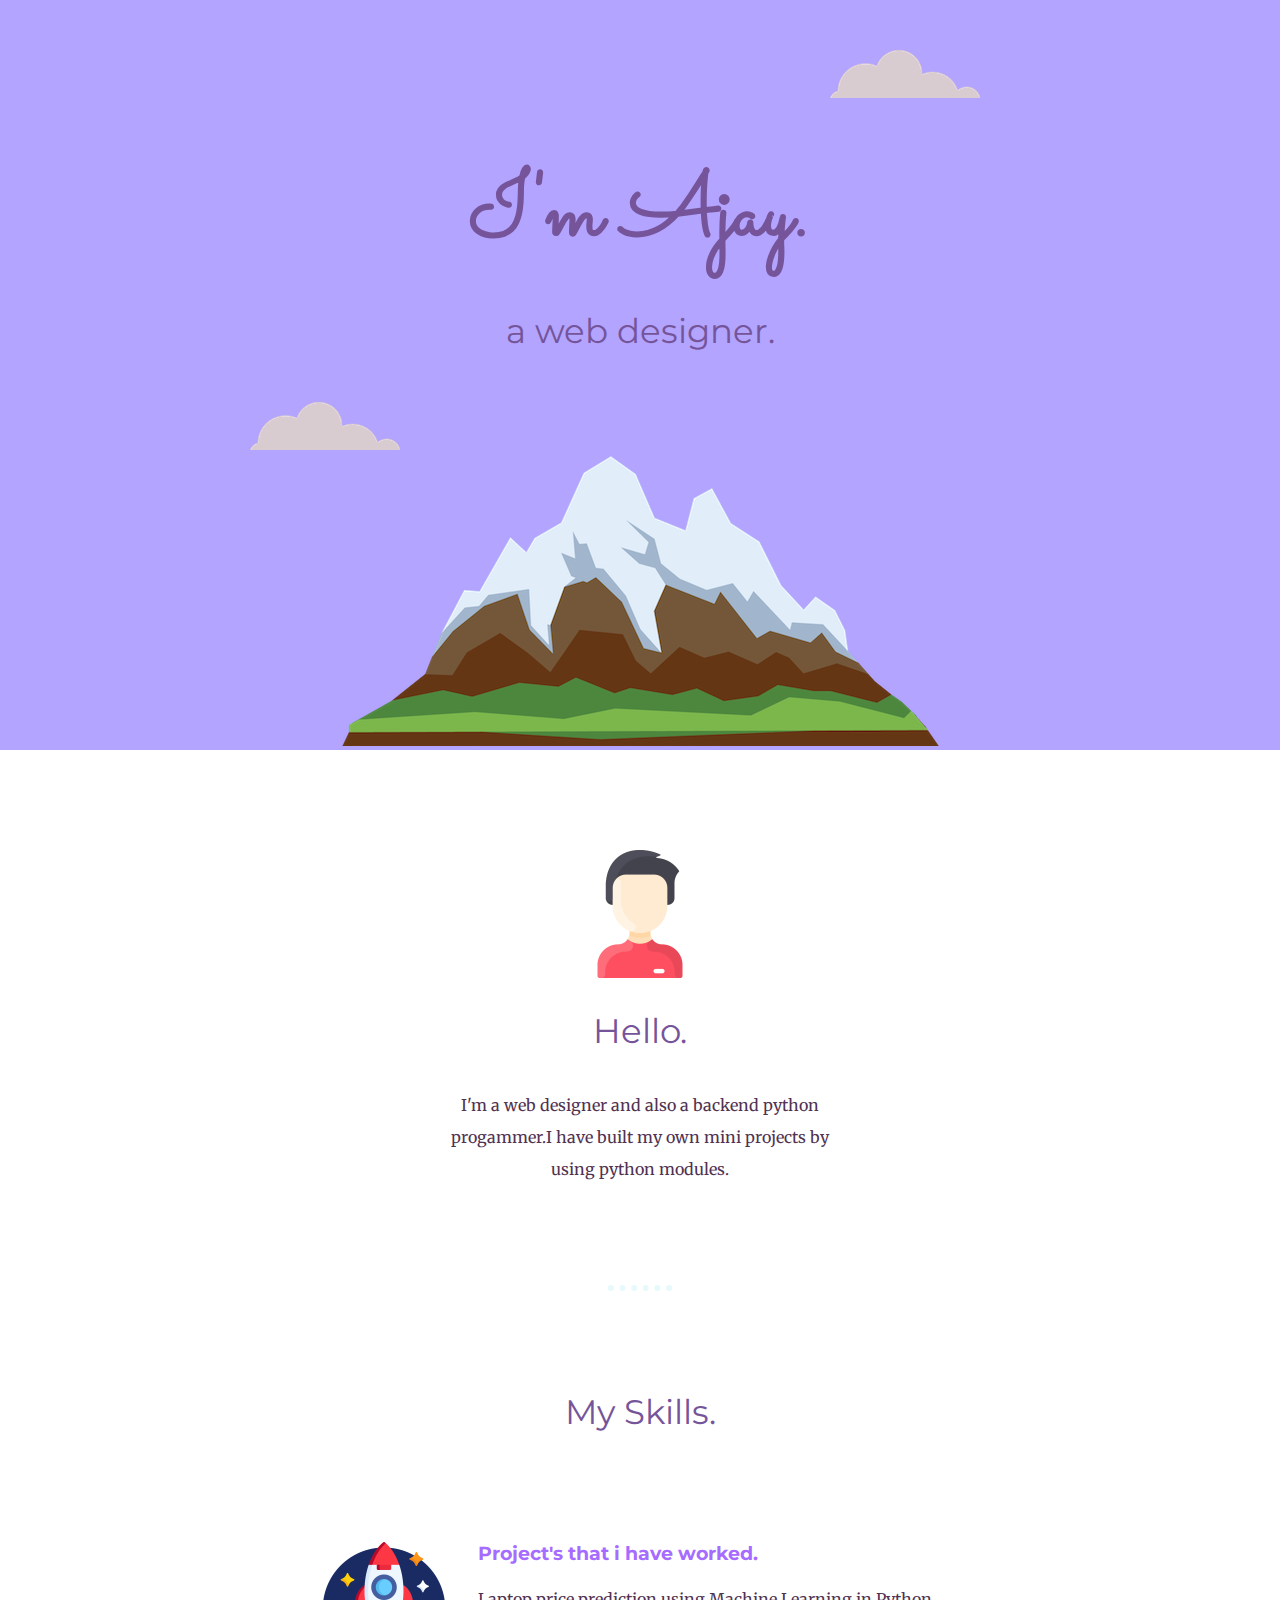
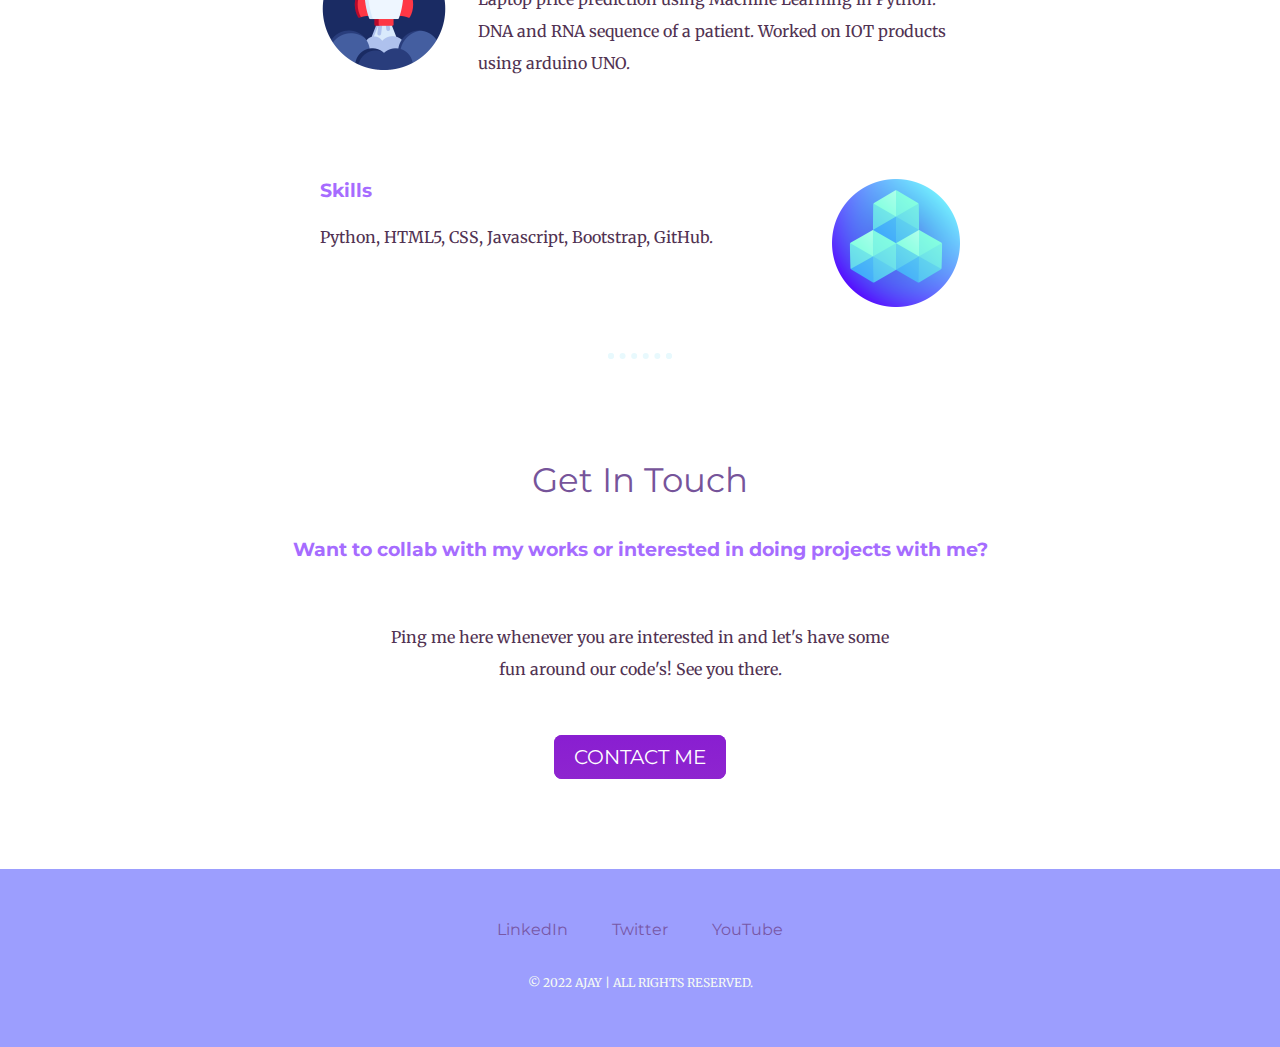
<file: index.html>
<!DOCTYPE html>
<html lang="en" dir="ltr">
  <head>
    <meta charset="utf-8">
    <title>Ajay - a web designer</title>
    <link rel="stylesheet" href="css/styles.css">
    <link rel="icon" href="images/favicon.png">
    <link rel="preconnect" href="https://fonts.googleapis.com">
    <link rel="preconnect" href="https://fonts.gstatic.com" crossorigin>
    <link href="https://fonts.googleapis.com/css2?family=Merriweather&family=Montserrat&family=Sacramento&display=swap" rel="stylesheet">
    <base target="_blank" />
  </head>
  <body>
    <div class="top-container">
      <img class="top-cloud" src="images/cloud.png" alt="cloud-img">
      <h1>I'm Ajay.</h1>
      <h2>a web designer.</h2>
      <img class="bottom-cloud" src="images/cloud.png" alt="cloud-img">
      <img class="mountain-img" src="images/mountain.png" alt="mountain-img">
    </div>
    <div class="middle-container">
      <div class="profile">
        <img class=man-img src="images/man.png" alt="man-img">
          <h2>Hello.</h2>
          <p class="intro">I'm a web designer and also a backend python progammer.I have built my own mini projects by using python modules.</p>
      </div>
      <hr>
      <div class="skills">
        <h2>My Skills.</h2>
        <div class="skill-row">
          <img class="project-img" src="images/project.png" alt="project-img">
          <h3>Project's that i have worked.</h3>
          <p>Laptop price prediction using Machine Learning in Python. DNA and RNA sequence of a patient.
          Worked on IOT products using arduino UNO.</p>
        </div>
        <div class="skill-row">
          <img class="blue-img" src="images/blue.png" alt="blue-img">
          <h3>Skills</h3>
          <p>Python, HTML5, CSS, Javascript, Bootstrap, GitHub.</p>
        </div>
      </div>
      <hr>
      <div class="contact-me">
        <h2>Get In Touch</h2>
        <h3>Want to collab with my works or interested in doing projects with me?</h3>
        <p class=contact-message>Ping me here whenever you are interested in and let's have some fun around our code's! See you there.</p>
        <a class="btn" href="contact/contact.html">CONTACT ME</a>
      </div>
    </div>


    <div class="bottom-container">
      <a class="footer-link" href="https://www.linkedin.com/in/ajay-saran-m-408049219/">LinkedIn</a>
      <a class="footer-link" href="https://twitter.com/Ajay88296587">Twitter</a>
      <a class="footer-link" href="https://www.youtube.com/channel/UCf39uMLEHD1xR9PMMXwyNDQ">YouTube</a>
      <p class="copyright">© 2022 AJAY | ALL RIGHTS RESERVED.</p>
    </div>


  </body>
</html>
</file>
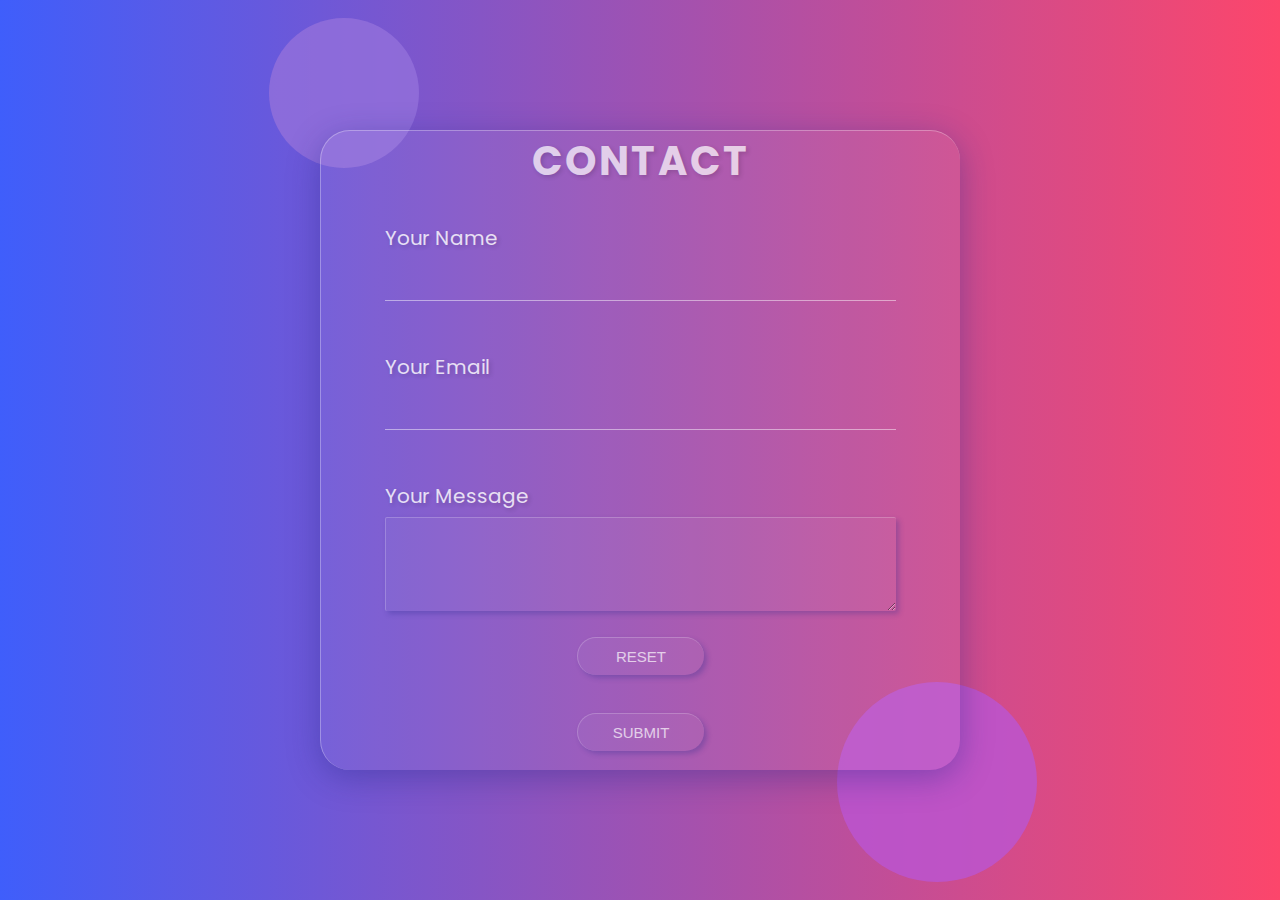
<file: contact/contact.html>
<!DOCTYPE html>
<html lang="en" dir="ltr">
  <head>
    <meta charset="utf-8">
    <title>Contact me</title>
    <link rel="stylesheet" href="style_contact.css">
    <link rel="icon" href="favicon.png">
    <link rel="preconnect" href="https://fonts.googleapis.com">
    <link rel="preconnect" href="https://fonts.gstatic.com" crossorigin>
    <link href="https://fonts.googleapis.com/css2?family=Merriweather&family=Montserrat&family=Poppins&family=Sacramento&display=swap" rel="stylesheet">
  </head>
  <body>
    <form action="mailto:ajaysaran9080@gmail.com" method="post" enctype="text/plain">
      <h1>CONTACT</h1>
        <label for="">Your Name</label>
        <input type="text" name="" value="">
        <label for="">Your Email</label>
        <input type="email" name="" value="">
        <label for="">Your Message</label>
        <textarea name="Your Message" rows="10" cols="5"></textarea>

        <input class="rst-btn" type="reset" name="" value="RESET">
        <input class="sub-btn" type="submit" name="" value="SUBMIT">

    </form>
  </body>
</html>
</file>
<file: css/styles.css>
body {
  color: #513252;
  margin: 0;
  text-align: center;
  font-family: 'Merriweather', serif;

}

hr {
  border: dotted #E8F9FD 6px;
  border-bottom: none;
  width: 4%;
  margin: 100px auto;
}


p{
  line-height: 2;
}

h1 {
  margin: 50px auto 0 auto;
  font-family: 'Sacramento', cursive;
  font-size: 5.625rem;
  color: #76549A;
}

h2 {
  font-family: 'Montserrat', sans-serif;
  font-size:2.1rem;
  font-weight: normal;
  color: #76549A;
  padding-bottom: 10px;
}

h3 {
  font-family: 'Montserrat', sans-serif;
  color: #A66CFF;
}

.top-container {
  background-color: #B2A4FF;
  position: relative;
  padding-top: 100px;
}
.top-cloud {
  position: absolute;
  right: 300px;
  top: 50px;
}

.bottom-cloud {
  position: absolute;
  left: 250px;
  bottom: 300px;
}



.middle-container {
  position: relative;
  margin: 100px 0;


}

.man-img {
  width: 10%;

}

.intro{
  width: 30%;
  margin: auto;

}


.skill-row{
  width:50%;
  margin:100px auto 100px auto;
  text-align: left;
}

.project-img{
  width: 20%;
  float: left;
  margin-right: 30px;
}

.blue-img{
  width:20%;
  float: right;
  margin-left: 30px;
}


.bottom-container {
  background-color: #9C9EFE;
  padding:50px 0 20px;
}

.contact-message{
  width: 40%;
  margin:60px auto 60px;
}

a{
  color: #7858A6;
  font-family: 'Montserrat', sans-serif;
  margin:10px 20px;
  text-decoration: none;

}

a:hover{
  color: #F6FBF4;
}

.copyright{
  color: #F6FBF4;
  font-size: 0.75rem;
  padding: 20px 0;
}

.btn {
  background: #891ed1;
  background-image: -webkit-linear-gradient(top, #891ed1, #8e25cf);
  background-image: -moz-linear-gradient(top, #891ed1, #8e25cf);
  background-image: -ms-linear-gradient(top, #891ed1, #8e25cf);
  background-image: -o-linear-gradient(top, #891ed1, #8e25cf);
  background-image: linear-gradient(to bottom, #891ed1, #8e25cf);
  -webkit-border-radius: 8;
  -moz-border-radius: 8;
  border-radius: 8px;
  font-family: 'Montserrat', sans-serif;
  color: #ffffff;
  font-size: 20px;
  padding: 10px 20px 10px 20px;
  text-decoration: none;
}

.btn:hover {
  background: #c37ce6;
  background-image: -webkit-linear-gradient(top, #c37ce6, #b95de3);
  background-image: -moz-linear-gradient(top, #c37ce6, #b95de3);
  background-image: -ms-linear-gradient(top, #c37ce6, #b95de3);
  background-image: -o-linear-gradient(top, #c37ce6, #b95de3);
  background-image: linear-gradient(to bottom, #c37ce6, #b95de3);
  text-decoration: none;
}
</file>
<file: contact/style_contact.css>
body{
  font-family: 'Poppins', sans-serif;
  height: 100vh;
  width: 100%;
  display: flex;
  justify-content: center;
  align-items: center;
  background: linear-gradient(to right,#3f5efb,#fc466b)
}

*{
  margin:0;
  padding:0;
  box-sizing: border-box;
}

form{
  width:40rem;
  height: 40rem;
  display: flex;
  flex-direction: column;
  background: rgba(255,255,255,0.06);
  box-shadow: 0 8px 32px 0 rgba(31,38,135,.37);
  border-radius: 30px;
  border-left: 1px solid rgba(255,255,255,.3);
  border-top: 1px solid rgba(255,255,255,.3);
}

form:before{
  content: '';
  position: absolute;
  bottom: 2%;
  right: 19%;
  width: 200px;
  height: 200px;
  background: mediumorchid;
  border-radius: 50%;
  z-index: -1;
  opacity:.8;
}

form:after{
  content: '';
  position: absolute;
  top: 2%;
  left: 21%;
  width: 150px;
  height: 150px;
  background: mediumpurple;
  border-radius: 50%;
  z-index: -1;
  opacity:.8;
}

h1{
  font-size: 40px;
  text-align: center;
  color: white;
  text-shadow: 2px 2px 4px rgba(0,0,0,.2);
  letter-spacing: 3px;
  margin-bottom: 5%;
  opacity: .7;
}

label{
  font-size: 20px;
  color: white;
  margin-left: 10%;
  opacity: .8;
  text-shadow: 2px 2px 4px rgba(0,0,0,.2);
}

input{
  width: 80%;
  margin: 5% auto;
  margin-bottom: 8%;
  border: none;
  outline: none;
  background: transparent;
  color: white;
  border-bottom: 1px solid rgba(255,255,255,.6);
  opacity:.8;
}

textarea{
  color: white;
  width: 80%;
  margin: 1% auto;
  border: none;
  outline: none;
  font-size: 15px;
  opacity: .7;
  border-radius: 2px;
  box-shadow: 3px 3px 5px rgba(31,38,135,.37);
  background: rgba(255,255,255,0.06);
  border-left: 1px solid rgba(255,255,255,.3);
  border-top: 1px solid rgba(255,255,255,.3);
}

.rst-btn{
  cursor: pointer;
  width: 20%;
  margin: 3% auto;
  color:white;
  font-size: 15px;
  opacity: .7;
  background: rgba(255,255,255,0.06);
  padding: 10px 30px;
  border: none;
  outline: none;
  border-radius: 20px;
  text-shadow: 2px 2px 4px rgba(255,255,255,0.06);
  box-shadow: 3px 3px 5px rgba(31,38,135,.37);
  border-left: 1px solid rgba(255,255,255,.3);
  border-top: 1px solid rgba(255,255,255,.3);
}

.sub-btn{
  cursor: pointer;
  width: 20%;
  margin: 3% auto;
  color:white;
  font-size: 15px;
  opacity: .7;
  background: rgba(255,255,255,0.06);
  padding: 10px 30px;
  border: none;
  outline: none;
  border-radius: 20px;
  text-shadow: 2px 2px 4px rgba(255,255,255,0.06);
  box-shadow: 3px 3px 5px rgba(31,38,135,.37);
  border-left: 1px solid rgba(255,255,255,.3);
  border-top: 1px solid rgba(255,255,255,.3);
}

.rst-btn:hover{
  background-color: mediumorchid;
}

.sub-btn:hover{
  background-color: mediumorchid;
}
</file>
